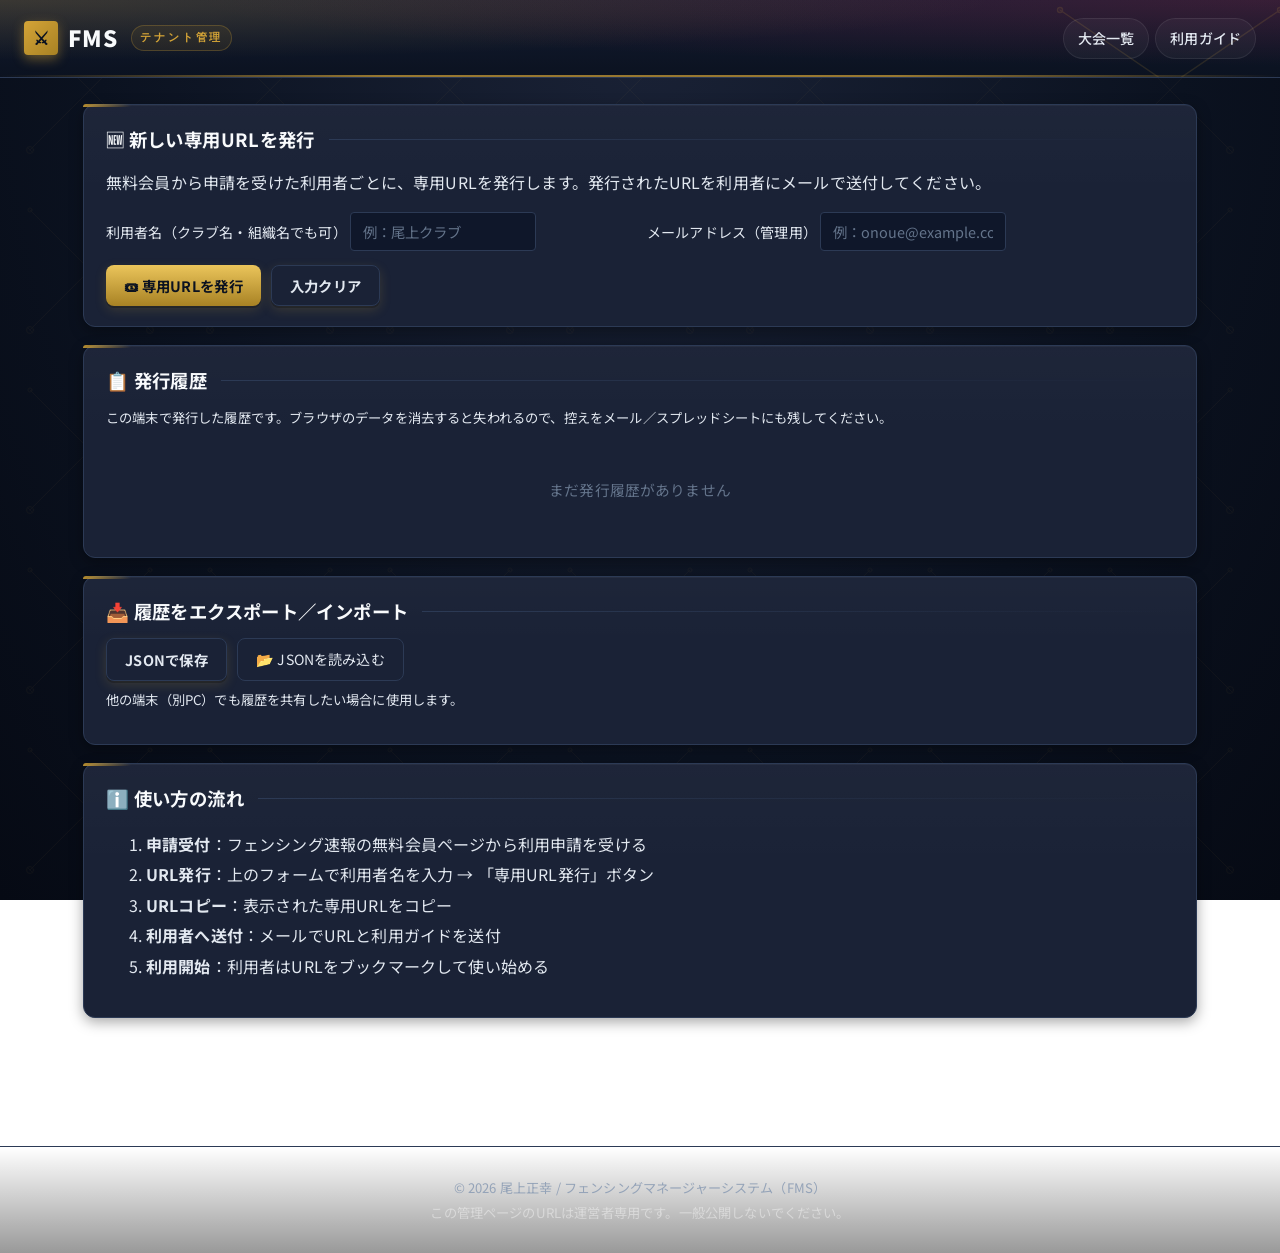
<file: admin-tenants.html>
<!DOCTYPE html>
<html lang="ja">
<head>
  <meta charset="UTF-8" />
  <meta name="viewport" content="width=device-width, initial-scale=1.0" />
  <title>テナント発行 - FMS 管理</title>
  <link rel="stylesheet" href="css/style.css" />
</head>
<body>
  <header class="site-header">
    <h1>
      <span class="brand-mark">⚔</span>
      FMS
      <span class="brand-tag">テナント管理</span>
    </h1>
    <nav>
      <a href="index.html">大会一覧</a>
      <a href="user-guide.html">利用ガイド</a>
    </nav>
  </header>

  <main>
    <div class="card">
      <h2>🆕 新しい専用URLを発行</h2>
      <p>無料会員から申請を受けた利用者ごとに、専用URLを発行します。発行されたURLを利用者にメールで送付してください。</p>
      <div style="display:grid;grid-template-columns:1fr 1fr;gap:14px;margin-top:14px">
        <label>
          利用者名（クラブ名・組織名でも可）
          <input type="text" id="tenantName" placeholder="例：尾上クラブ" />
        </label>
        <label>
          メールアドレス（管理用）
          <input type="email" id="tenantEmail" placeholder="例：onoue@example.com" />
        </label>
      </div>
      <div style="margin-top:14px;display:flex;gap:10px;flex-wrap:wrap">
        <button id="btnGenerate">🎟 専用URLを発行</button>
        <button class="secondary" id="btnClear">入力クリア</button>
      </div>
      <div id="generatedResult" style="display:none;margin-top:18px"></div>
    </div>

    <div class="card">
      <h2>📋 発行履歴</h2>
      <p class="hint">この端末で発行した履歴です。ブラウザのデータを消去すると失われるので、控えをメール／スプレッドシートにも残してください。</p>
      <div id="tenantList" class="empty-state">まだ発行履歴がありません</div>
    </div>

    <div class="card">
      <h2>📥 履歴をエクスポート／インポート</h2>
      <div style="display:flex;gap:10px;flex-wrap:wrap">
        <button class="secondary" id="btnExport">JSONで保存</button>
        <label class="secondary" style="display:inline-flex;align-items:center;padding:9px 18px;border:1px solid var(--border);border-radius:8px;cursor:pointer;color:var(--text)">
          📂 JSONを読み込む
          <input type="file" id="fileImport" accept=".json" style="display:none">
        </label>
      </div>
      <p class="hint" style="margin-top:8px">他の端末（別PC）でも履歴を共有したい場合に使用します。</p>
    </div>

    <div class="card">
      <h2>ℹ️ 使い方の流れ</h2>
      <ol style="line-height:1.9">
        <li><strong>申請受付</strong>：フェンシング速報の無料会員ページから利用申請を受ける</li>
        <li><strong>URL発行</strong>：上のフォームで利用者名を入力 → 「専用URL発行」ボタン</li>
        <li><strong>URLコピー</strong>：表示された専用URLをコピー</li>
        <li><strong>利用者へ送付</strong>：メールでURLと利用ガイドを送付</li>
        <li><strong>利用開始</strong>：利用者はURLをブックマークして使い始める</li>
      </ol>
    </div>
  </main>

  <footer class="site-footer">
    <p>© 2026 尾上正幸 / フェンシングマネージャーシステム（FMS）</p>
    <p class="hint">この管理ページのURLは運営者専用です。一般公開しないでください。</p>
  </footer>

  <script src="js/tenant.js"></script>
  <script>
    const TENANT_LIST_KEY = 'fmm_tenant_list';

    function getList() {
      try { return JSON.parse(localStorage.getItem(TENANT_LIST_KEY) || '[]'); }
      catch (e) { return []; }
    }
    function saveList(list) {
      localStorage.setItem(TENANT_LIST_KEY, JSON.stringify(list));
    }
    function escapeHtml(s) {
      return String(s == null ? '' : s).replace(/[&<>"']/g, c => ({'&':'&amp;','<':'&lt;','>':'&gt;','"':'&quot;',"'":'&#39;'}[c]));
    }
    function fmtDate(ts) {
      const d = new Date(ts);
      const pad = (n) => String(n).padStart(2, '0');
      return d.getFullYear() + '-' + pad(d.getMonth()+1) + '-' + pad(d.getDate()) + ' ' + pad(d.getHours()) + ':' + pad(d.getMinutes());
    }

    function renderResult(record) {
      const url = window.FMSTenant.buildShareUrl(record.id, 'index.html');
      const adminUrl = window.FMSTenant.buildShareUrl(record.id, 'admin.html');
      const viewerUrl = window.FMSTenant.buildShareUrl(record.id, 'viewer.html');
      const html = `
        <div style="background:rgba(212,164,55,0.10);border:1px solid rgba(212,164,55,0.4);border-radius:8px;padding:16px">
          <h3 style="margin-top:0;color:#EBC55B">✅ 専用URLを発行しました</h3>
          <p><strong>利用者名：</strong>${escapeHtml(record.name)}</p>
          <p><strong>メール：</strong>${escapeHtml(record.email || '-')}</p>
          <p><strong>テナントID：</strong><code style="background:rgba(0,0,0,0.3);padding:2px 8px;border-radius:4px">${escapeHtml(record.id)}</code></p>

          <div style="margin-top:14px">
            <strong>専用URL（利用者へ送付）：</strong>
            <div style="display:flex;gap:8px;margin-top:6px">
              <input type="text" id="copyUrl" value="${escapeHtml(url)}" readonly style="flex:1">
              <button class="small" onclick="copyToClipboard('${url.replace(/'/g, "\\'")}', this)">📋 コピー</button>
            </div>
            <p class="hint" style="margin-top:8px">このURLをメールで利用者に送付してください。</p>
          </div>

          <details style="margin-top:14px">
            <summary style="cursor:pointer;color:#EBC55B">運営用URL（観戦用URLを直接送りたい場合）</summary>
            <div style="margin-top:8px">
              <p style="margin:6px 0"><small>管理ページ：</small><br><code style="font-size:0.8rem;word-break:break-all;background:rgba(0,0,0,0.3);padding:4px 8px;border-radius:4px;display:inline-block">${escapeHtml(adminUrl)}</code></p>
              <p style="margin:6px 0"><small>観戦ページ：</small><br><code style="font-size:0.8rem;word-break:break-all;background:rgba(0,0,0,0.3);padding:4px 8px;border-radius:4px;display:inline-block">${escapeHtml(viewerUrl)}</code></p>
            </div>
          </details>

          <div style="margin-top:14px;padding:12px;background:rgba(255,255,255,0.04);border-radius:6px">
            <strong>📧 メール文面サンプル：</strong>
            <textarea readonly style="width:100%;min-height:200px;margin-top:6px;font-size:0.85rem">
${record.name} 様

このたびは「フェンシングマネージャーシステム（FMS）」の利用申請、ありがとうございます。
専用URLを以下に発行いたしました。

【専用URL】
${url}

このURLは ${escapeHtml(record.name)} 様の専用ページにアクセスする鍵です。
他の利用者からは見えませんので、安心してご利用いただけます。

URLをブックマークしてご利用ください。
利用ガイドは「フェンシング速報」内に掲載しております。

何かご不明な点がございましたら、お気軽にお問い合わせください。

──────────────────
フェンシング速報　運営事務局
            </textarea>
            <button class="small secondary" onclick="copyEmailText()">📋 メール本文をコピー</button>
          </div>
        </div>
      `;
      document.getElementById('generatedResult').innerHTML = html;
      document.getElementById('generatedResult').style.display = 'block';
      // メール本文コピー用に保持
      window._latestEmailUrl = url;
      window._latestEmailName = record.name;
    }

    function copyToClipboard(text, btn) {
      navigator.clipboard.writeText(text).then(() => {
        const orig = btn.textContent;
        btn.textContent = '✓ コピー済';
        setTimeout(() => { btn.textContent = orig; }, 1500);
      }).catch(() => alert('コピーに失敗しました。手動で選択してください。'));
    }

    function copyEmailText() {
      const text = `${window._latestEmailName} 様

このたびは「フェンシングマネージャーシステム（FMS）」の利用申請、ありがとうございます。
専用URLを以下に発行いたしました。

【専用URL】
${window._latestEmailUrl}

このURLは ${window._latestEmailName} 様の専用ページにアクセスする鍵です。
他の利用者からは見えませんので、安心してご利用いただけます。

URLをブックマークしてご利用ください。
利用ガイドは「フェンシング速報」内に掲載しております。

何かご不明な点がございましたら、お気軽にお問い合わせください。

──────────────────
フェンシング速報　運営事務局`;
      navigator.clipboard.writeText(text).then(() => alert('メール本文をコピーしました')).catch(() => alert('コピーに失敗'));
    }

    function renderList() {
      const list = getList().sort((a, b) => b.createdAt - a.createdAt);
      const container = document.getElementById('tenantList');
      if (list.length === 0) {
        container.className = 'empty-state';
        container.innerHTML = 'まだ発行履歴がありません';
        return;
      }
      container.className = '';
      container.innerHTML = `
        <table>
          <thead>
            <tr>
              <th>発行日時</th><th>利用者名</th><th>メール</th><th>テナントID</th><th>操作</th>
            </tr>
          </thead>
          <tbody>
            ${list.map(r => `
              <tr>
                <td>${escapeHtml(fmtDate(r.createdAt))}</td>
                <td>${escapeHtml(r.name)}</td>
                <td>${escapeHtml(r.email || '-')}</td>
                <td><code style="font-size:0.75rem">${escapeHtml(r.id.slice(0, 16))}…</code></td>
                <td>
                  <button class="small" onclick="reShow('${r.id}')">再表示</button>
                  <button class="small secondary" onclick="delTenant('${r.id}')">削除</button>
                </td>
              </tr>
            `).join('')}
          </tbody>
        </table>
      `;
    }

    function reShow(id) {
      const r = getList().find(x => x.id === id);
      if (r) {
        renderResult(r);
        window.FMSTenant.setName(r.id, r.name);
        window.scrollTo({ top: 0, behavior: 'smooth' });
      }
    }
    function delTenant(id) {
      if (!confirm('この履歴を削除しますか？\n※利用者の専用URLそのものは無効化されません。利用者のデータは Firebase 上に残ります。\n履歴上の管理から消えるだけです。')) return;
      const list = getList().filter(r => r.id !== id);
      saveList(list);
      renderList();
    }

    document.getElementById('btnGenerate').addEventListener('click', () => {
      const name = document.getElementById('tenantName').value.trim();
      const email = document.getElementById('tenantEmail').value.trim();
      if (!name) { alert('利用者名を入力してください'); return; }
      const id = window.FMSTenant.generateId();
      const record = { id, name, email, createdAt: Date.now() };
      const list = getList();
      list.push(record);
      saveList(list);
      window.FMSTenant.setName(id, name);
      renderResult(record);
      renderList();
      document.getElementById('tenantName').value = '';
      document.getElementById('tenantEmail').value = '';
    });

    document.getElementById('btnClear').addEventListener('click', () => {
      document.getElementById('tenantName').value = '';
      document.getElementById('tenantEmail').value = '';
      document.getElementById('generatedResult').style.display = 'none';
    });

    document.getElementById('btnExport').addEventListener('click', () => {
      const list = getList();
      const blob = new Blob([JSON.stringify(list, null, 2)], { type: 'application/json' });
      const url = URL.createObjectURL(blob);
      const a = document.createElement('a');
      a.href = url;
      a.download = 'fms-tenants-' + new Date().toISOString().slice(0, 10) + '.json';
      a.click();
      URL.revokeObjectURL(url);
    });

    document.getElementById('fileImport').addEventListener('change', (e) => {
      const file = e.target.files[0];
      if (!file) return;
      const reader = new FileReader();
      reader.onload = (ev) => {
        try {
          const data = JSON.parse(ev.target.result);
          if (!Array.isArray(data)) throw new Error('配列ではありません');
          const existing = getList();
          const merged = [...existing];
          data.forEach(r => {
            if (!merged.find(x => x.id === r.id)) {
              merged.push(r);
              if (r.name) window.FMSTenant.setName(r.id, r.name);
            }
          });
          saveList(merged);
          renderList();
          alert(`${data.length}件のうち${merged.length - existing.length}件をインポートしました`);
        } catch (err) {
          alert('読み込みに失敗：' + err.message);
        }
      };
      reader.readAsText(file);
    });

    renderList();
  </script>
</body>
</html>
</file>
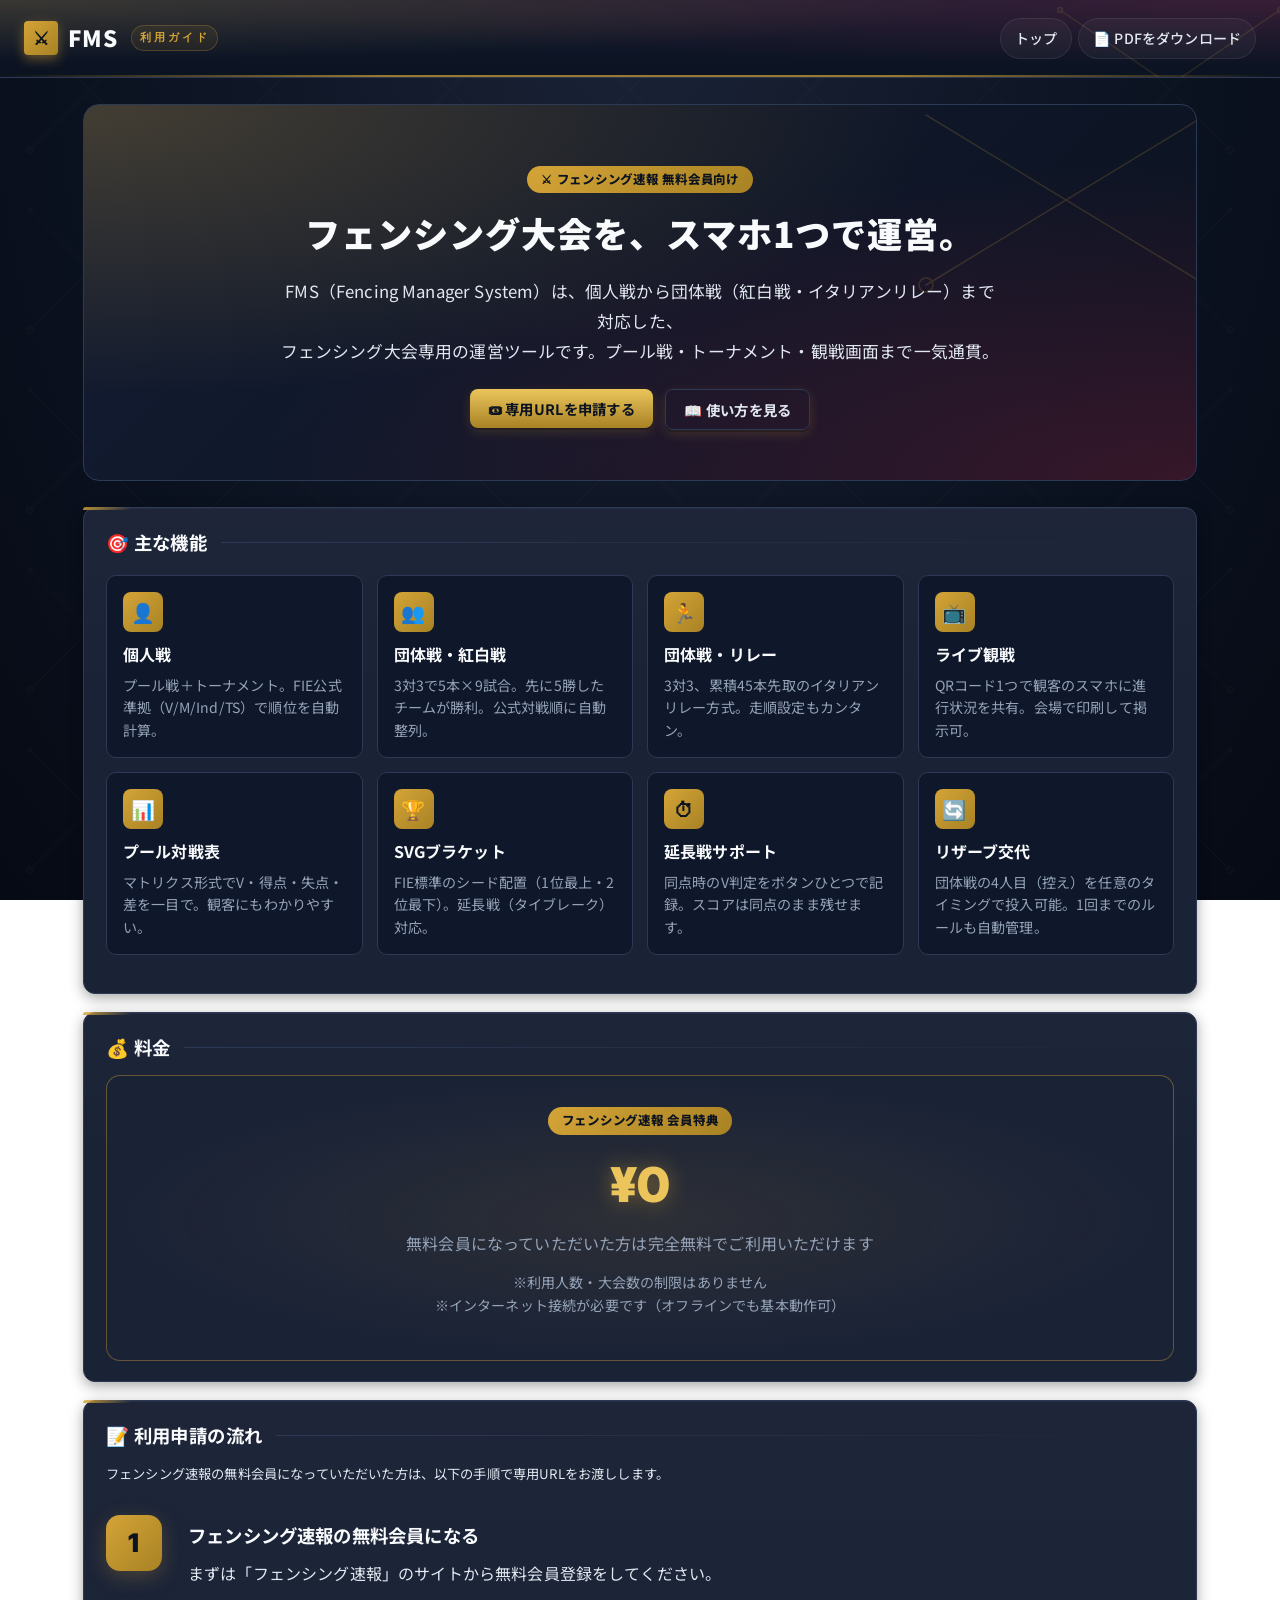
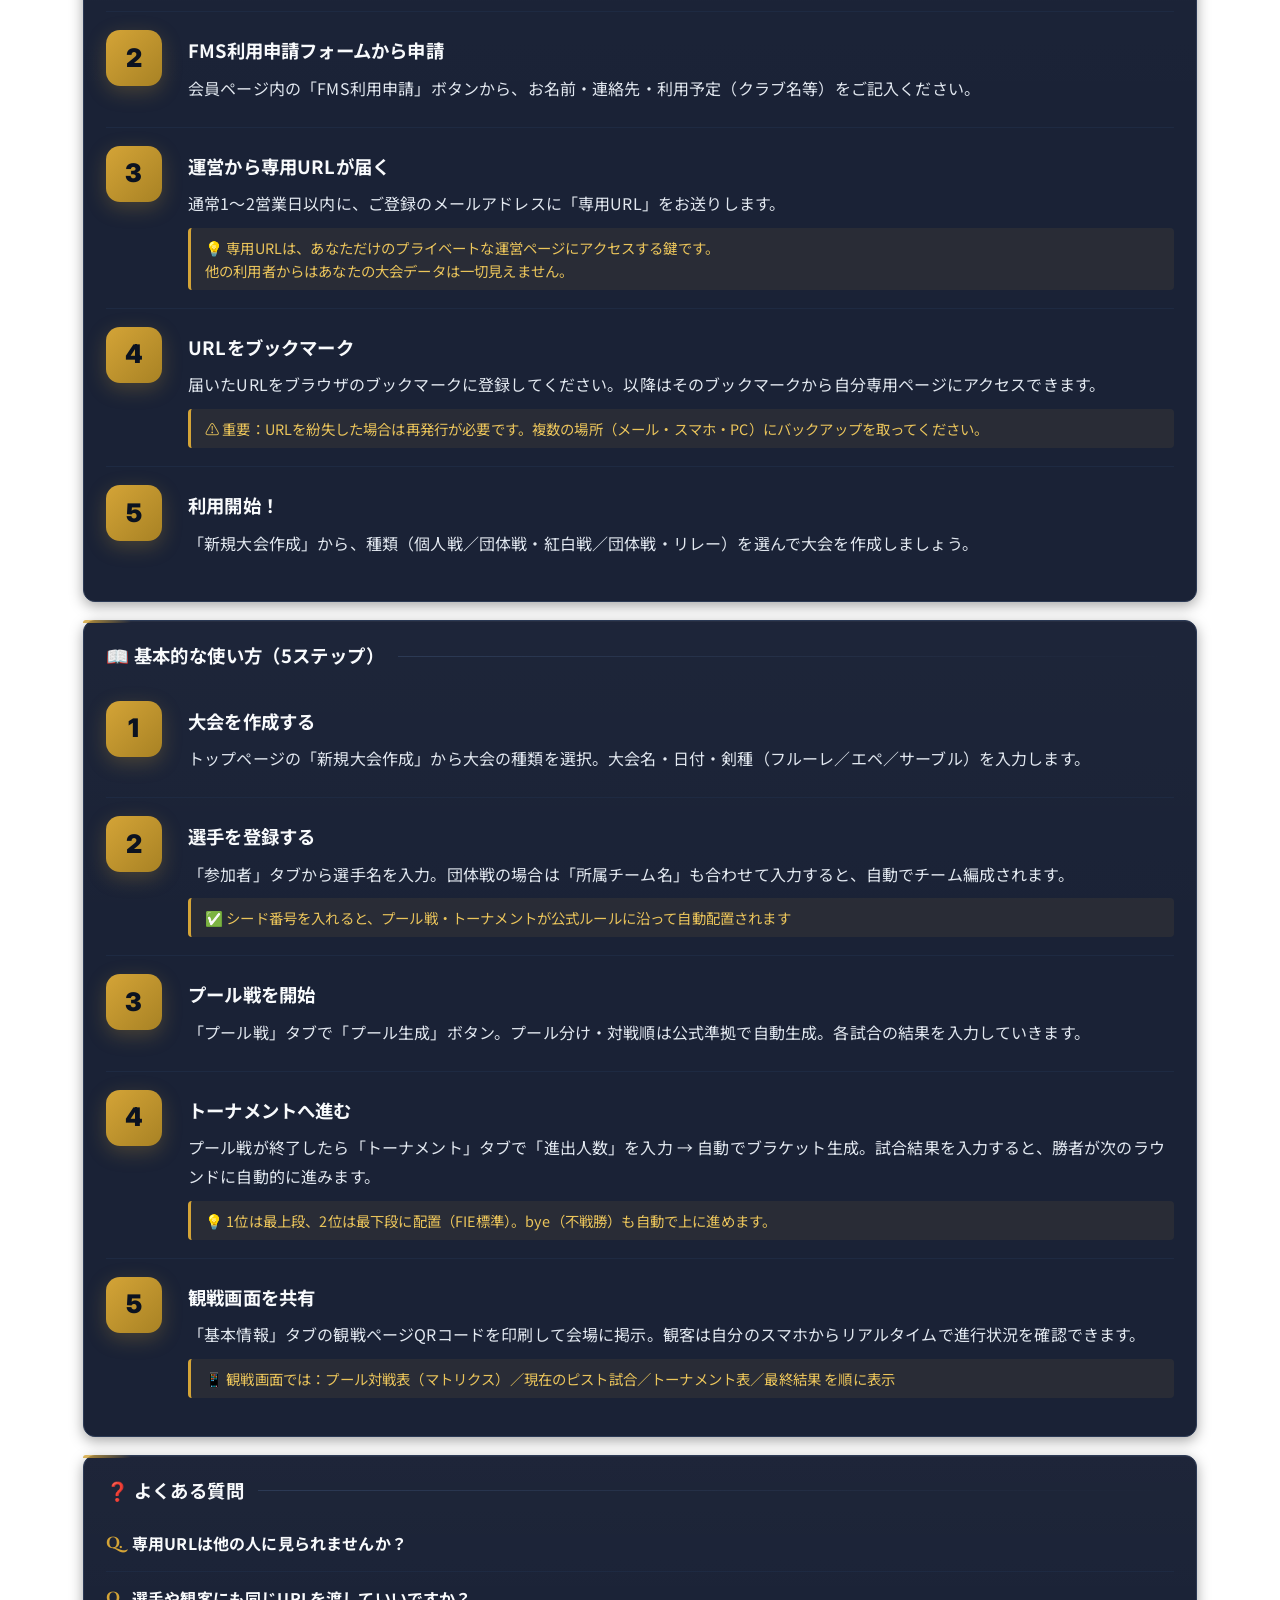
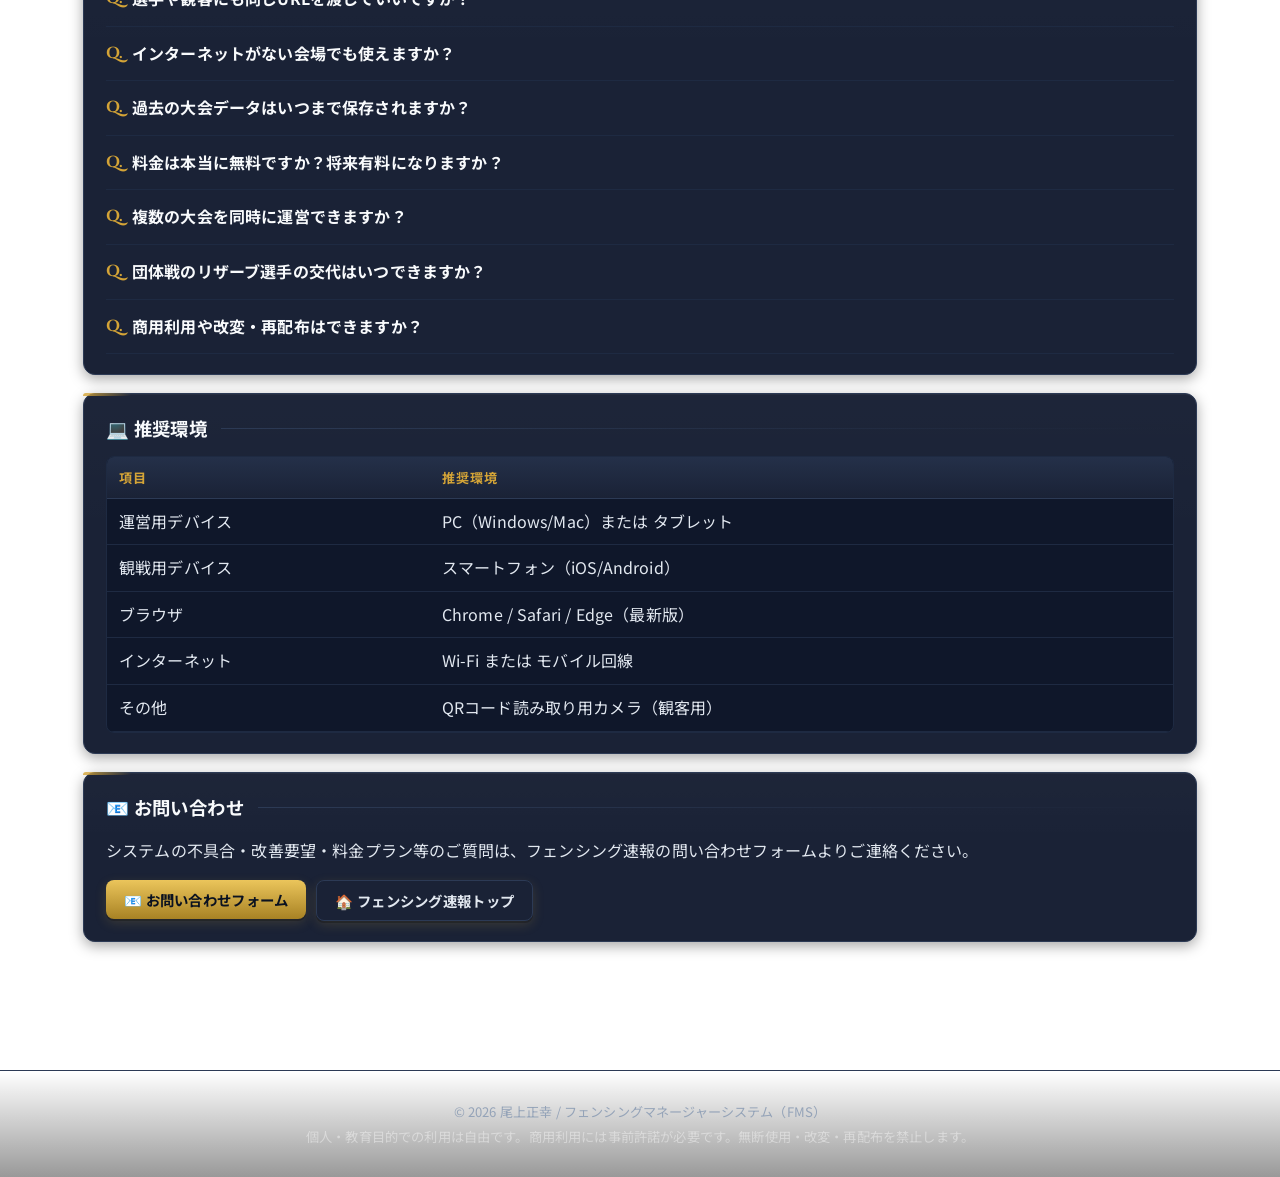
<file: user-guide.html>
<!DOCTYPE html>
<html lang="ja">
<head>
  <meta charset="UTF-8" />
  <meta name="viewport" content="width=device-width, initial-scale=1.0" />
  <title>利用ガイド - FMS フェンシングマネージャーシステム</title>
  <meta name="description" content="フェンシング大会の運営をスマホ・PCから簡単に管理できるFMSの使い方ガイド" />
  <link rel="stylesheet" href="css/style.css" />
  <style>
    .guide-hero {
      background:
        radial-gradient(ellipse at left top, rgba(212,164,55,0.25), transparent 55%),
        radial-gradient(ellipse at right bottom, rgba(224,41,76,0.20), transparent 60%),
        linear-gradient(135deg, #131C32 0%, #0B1220 100%);
      padding: 60px 30px 50px;
      text-align: center;
      border-radius: 16px;
      margin-bottom: 26px;
      border: 1px solid var(--border);
      position: relative;
      overflow: hidden;
    }
    .guide-hero::before {
      content: '';
      position: absolute;
      right: -50px; top: -20px;
      width: 360px; height: 240px;
      background-image: url("data:image/svg+xml;utf8,<svg xmlns='http://www.w3.org/2000/svg' viewBox='0 0 360 240'><g fill='none' stroke='%23D4A437' stroke-width='1.5' opacity='0.18' stroke-linecap='round'><line x1='40' y1='200' x2='320' y2='30'/><line x1='40' y1='30' x2='320' y2='200'/><circle cx='40' cy='200' r='7'/><circle cx='320' cy='200' r='7'/></g></svg>");
      background-repeat: no-repeat;
      pointer-events: none;
    }
    .guide-hero h1 {
      font-size: 2.2rem;
      font-weight: 900;
      color: var(--white);
      margin: 0 0 14px;
      letter-spacing: 0.03em;
      position: relative;
      z-index: 1;
    }
    .guide-hero .lead {
      font-size: 1.05rem;
      color: var(--text);
      max-width: 720px;
      margin: 0 auto 22px;
      line-height: 1.8;
      position: relative;
      z-index: 1;
    }
    .guide-hero .cta {
      display: inline-flex;
      gap: 12px;
      flex-wrap: wrap;
      justify-content: center;
      position: relative;
      z-index: 1;
    }

    .feature-grid {
      display: grid;
      grid-template-columns: repeat(auto-fit, minmax(220px, 1fr));
      gap: 14px;
      margin: 18px 0;
    }
    .feature-item {
      background: var(--navy-800);
      border: 1px solid var(--border);
      border-radius: 10px;
      padding: 16px;
      position: relative;
    }
    .feature-item .icon {
      display: inline-flex;
      align-items: center;
      justify-content: center;
      width: 40px; height: 40px;
      border-radius: 8px;
      background: linear-gradient(135deg, var(--gold), var(--gold-dark));
      color: var(--navy-900);
      font-size: 1.2rem;
      margin-bottom: 10px;
      font-weight: 900;
    }
    .feature-item h4 { margin: 0 0 6px; color: var(--white); font-size: 1rem; }
    .feature-item p { margin: 0; color: var(--text-dim); font-size: 0.88rem; line-height: 1.6; }

    .step {
      display: grid;
      grid-template-columns: 64px 1fr;
      gap: 18px;
      padding: 18px 0;
      border-bottom: 1px solid var(--border-soft);
      align-items: start;
    }
    .step:last-child { border-bottom: none; }
    .step-num {
      width: 56px; height: 56px;
      border-radius: 14px;
      background: linear-gradient(135deg, var(--gold), var(--gold-dark));
      color: var(--navy-900);
      display: flex;
      align-items: center;
      justify-content: center;
      font-size: 1.6rem;
      font-weight: 900;
      font-family: 'Inter', sans-serif;
      box-shadow: 0 6px 20px rgba(212,164,55,0.25);
    }
    .step-body h3 { margin: 6px 0 8px; color: var(--white); font-size: 1.15rem; }
    .step-body p { margin: 0 0 6px; color: var(--text); line-height: 1.8; }
    .step-body .hint-box {
      background: rgba(212,164,55,0.08);
      border-left: 3px solid var(--gold);
      padding: 8px 14px;
      margin-top: 10px;
      border-radius: 4px;
      color: var(--gold-light);
      font-size: 0.9rem;
    }

    .faq-item {
      border-bottom: 1px solid var(--border-soft);
      padding: 14px 0;
    }
    .faq-item summary {
      cursor: pointer;
      color: var(--white);
      font-weight: 700;
      font-size: 1rem;
      padding-left: 26px;
      position: relative;
      list-style: none;
    }
    .faq-item summary::-webkit-details-marker { display: none; }
    .faq-item summary::before {
      content: 'Q.';
      position: absolute;
      left: 0;
      color: var(--gold);
      font-family: 'Cinzel', serif;
      font-weight: 700;
    }
    .faq-item[open] summary { color: var(--gold-light); }
    .faq-item .answer {
      padding: 12px 0 0 26px;
      color: var(--text);
      line-height: 1.8;
      font-size: 0.95rem;
      position: relative;
    }
    .faq-item .answer::before {
      content: 'A.';
      position: absolute;
      left: 0;
      color: var(--text-mute);
      font-family: 'Cinzel', serif;
      font-weight: 700;
    }

    .ribbon {
      display: inline-block;
      background: linear-gradient(135deg, var(--gold), var(--gold-dark));
      color: var(--navy-900);
      padding: 4px 14px;
      border-radius: 999px;
      font-size: 0.78rem;
      font-weight: 800;
      letter-spacing: 0.06em;
      margin-bottom: 12px;
    }

    .price-card {
      background:
        radial-gradient(ellipse at center, rgba(212,164,55,0.10), transparent 70%),
        var(--navy-700);
      border: 1px solid rgba(212,164,55,0.4);
      padding: 30px 24px;
      border-radius: 14px;
      text-align: center;
    }
    .price-card .free {
      font-size: 3rem;
      font-weight: 900;
      color: var(--gold-light);
      font-family: 'Inter', sans-serif;
      text-shadow: 0 0 20px var(--gold-glow);
    }

    @media print {
      body { background: white !important; color: #111 !important; }
      header, footer, .cta, nav { display: none !important; }
      .card, .guide-hero { background: white !important; border: 1px solid #ccc !important; color: #111 !important; box-shadow: none !important; }
      .card h2, .step-body h3, .guide-hero h1 { color: #111 !important; }
    }
  </style>
</head>
<body>
  <header class="site-header">
    <h1>
      <span class="brand-mark">⚔</span>
      FMS
      <span class="brand-tag">利用ガイド</span>
    </h1>
    <nav>
      <a href="index.html">トップ</a>
      <a href="user-guide.pdf" download>📄 PDFをダウンロード</a>
    </nav>
  </header>

  <main>
    <!-- ヒーロー -->
    <section class="guide-hero">
      <div class="ribbon">⚔ フェンシング速報 無料会員向け</div>
      <h1>フェンシング大会を、スマホ1つで運営。</h1>
      <p class="lead">
        FMS（Fencing Manager System）は、個人戦から団体戦（紅白戦・イタリアンリレー）まで対応した、<br>
        フェンシング大会専用の運営ツールです。プール戦・トーナメント・観戦画面まで一気通貫。
      </p>
      <div class="cta">
        <a href="#apply"><button>🎟 専用URLを申請する</button></a>
        <a href="#how-to"><button class="secondary">📖 使い方を見る</button></a>
      </div>
    </section>

    <!-- 主な機能 -->
    <div class="card">
      <h2>🎯 主な機能</h2>
      <div class="feature-grid">
        <div class="feature-item">
          <div class="icon">👤</div>
          <h4>個人戦</h4>
          <p>プール戦＋トーナメント。FIE公式準拠（V/M/Ind/TS）で順位を自動計算。</p>
        </div>
        <div class="feature-item">
          <div class="icon">👥</div>
          <h4>団体戦・紅白戦</h4>
          <p>3対3で5本×9試合。先に5勝したチームが勝利。公式対戦順に自動整列。</p>
        </div>
        <div class="feature-item">
          <div class="icon">🏃</div>
          <h4>団体戦・リレー</h4>
          <p>3対3、累積45本先取のイタリアンリレー方式。走順設定もカンタン。</p>
        </div>
        <div class="feature-item">
          <div class="icon">📺</div>
          <h4>ライブ観戦</h4>
          <p>QRコード1つで観客のスマホに進行状況を共有。会場で印刷して掲示可。</p>
        </div>
        <div class="feature-item">
          <div class="icon">📊</div>
          <h4>プール対戦表</h4>
          <p>マトリクス形式でV・得点・失点・差を一目で。観客にもわかりやすい。</p>
        </div>
        <div class="feature-item">
          <div class="icon">🏆</div>
          <h4>SVGブラケット</h4>
          <p>FIE標準のシード配置（1位最上・2位最下）。延長戦（タイブレーク）対応。</p>
        </div>
        <div class="feature-item">
          <div class="icon">⏱</div>
          <h4>延長戦サポート</h4>
          <p>同点時のV判定をボタンひとつで記録。スコアは同点のまま残せます。</p>
        </div>
        <div class="feature-item">
          <div class="icon">🔄</div>
          <h4>リザーブ交代</h4>
          <p>団体戦の4人目（控え）を任意のタイミングで投入可能。1回までのルールも自動管理。</p>
        </div>
      </div>
    </div>

    <!-- 料金 -->
    <div class="card">
      <h2>💰 料金</h2>
      <div class="price-card">
        <div class="ribbon">フェンシング速報 会員特典</div>
        <div class="free">¥0</div>
        <p style="margin: 8px 0 0; color: var(--text-dim)">無料会員になっていただいた方は完全無料でご利用いただけます</p>
        <p style="margin-top: 14px; font-size: 0.88rem; color: var(--text-dim)">
          ※利用人数・大会数の制限はありません<br>
          ※インターネット接続が必要です（オフラインでも基本動作可）
        </p>
      </div>
    </div>

    <!-- 申請の流れ -->
    <div class="card" id="apply">
      <h2>📝 利用申請の流れ</h2>
      <p class="hint">フェンシング速報の無料会員になっていただいた方は、以下の手順で専用URLをお渡しします。</p>

      <div class="step">
        <div class="step-num">1</div>
        <div class="step-body">
          <h3>フェンシング速報の無料会員になる</h3>
          <p>まずは「フェンシング速報」のサイトから無料会員登録をしてください。</p>
        </div>
      </div>

      <div class="step">
        <div class="step-num">2</div>
        <div class="step-body">
          <h3>FMS利用申請フォームから申請</h3>
          <p>会員ページ内の「FMS利用申請」ボタンから、お名前・連絡先・利用予定（クラブ名等）をご記入ください。</p>
        </div>
      </div>

      <div class="step">
        <div class="step-num">3</div>
        <div class="step-body">
          <h3>運営から専用URLが届く</h3>
          <p>通常1〜2営業日以内に、ご登録のメールアドレスに「専用URL」をお送りします。</p>
          <div class="hint-box">
            💡 専用URLは、あなただけのプライベートな運営ページにアクセスする鍵です。<br>
            他の利用者からはあなたの大会データは一切見えません。
          </div>
        </div>
      </div>

      <div class="step">
        <div class="step-num">4</div>
        <div class="step-body">
          <h3>URLをブックマーク</h3>
          <p>届いたURLをブラウザのブックマークに登録してください。以降はそのブックマークから自分専用ページにアクセスできます。</p>
          <div class="hint-box">
            ⚠️ 重要：URLを紛失した場合は再発行が必要です。複数の場所（メール・スマホ・PC）にバックアップを取ってください。
          </div>
        </div>
      </div>

      <div class="step">
        <div class="step-num">5</div>
        <div class="step-body">
          <h3>利用開始！</h3>
          <p>「新規大会作成」から、種類（個人戦／団体戦・紅白戦／団体戦・リレー）を選んで大会を作成しましょう。</p>
        </div>
      </div>
    </div>

    <!-- 使い方 -->
    <div class="card" id="how-to">
      <h2>📖 基本的な使い方（5ステップ）</h2>

      <div class="step">
        <div class="step-num">1</div>
        <div class="step-body">
          <h3>大会を作成する</h3>
          <p>トップページの「新規大会作成」から大会の種類を選択。大会名・日付・剣種（フルーレ／エペ／サーブル）を入力します。</p>
        </div>
      </div>

      <div class="step">
        <div class="step-num">2</div>
        <div class="step-body">
          <h3>選手を登録する</h3>
          <p>「参加者」タブから選手名を入力。団体戦の場合は「所属チーム名」も合わせて入力すると、自動でチーム編成されます。</p>
          <div class="hint-box">
            ✅ シード番号を入れると、プール戦・トーナメントが公式ルールに沿って自動配置されます
          </div>
        </div>
      </div>

      <div class="step">
        <div class="step-num">3</div>
        <div class="step-body">
          <h3>プール戦を開始</h3>
          <p>「プール戦」タブで「プール生成」ボタン。プール分け・対戦順は公式準拠で自動生成。各試合の結果を入力していきます。</p>
        </div>
      </div>

      <div class="step">
        <div class="step-num">4</div>
        <div class="step-body">
          <h3>トーナメントへ進む</h3>
          <p>プール戦が終了したら「トーナメント」タブで「進出人数」を入力 → 自動でブラケット生成。試合結果を入力すると、勝者が次のラウンドに自動的に進みます。</p>
          <div class="hint-box">
            💡 1位は最上段、2位は最下段に配置（FIE標準）。bye（不戦勝）も自動で上に進めます。
          </div>
        </div>
      </div>

      <div class="step">
        <div class="step-num">5</div>
        <div class="step-body">
          <h3>観戦画面を共有</h3>
          <p>「基本情報」タブの観戦ページQRコードを印刷して会場に掲示。観客は自分のスマホからリアルタイムで進行状況を確認できます。</p>
          <div class="hint-box">
            📱 観戦画面では：プール対戦表（マトリクス）／現在のピスト試合／トーナメント表／最終結果 を順に表示
          </div>
        </div>
      </div>
    </div>

    <!-- FAQ -->
    <div class="card">
      <h2>❓ よくある質問</h2>

      <details class="faq-item">
        <summary>専用URLは他の人に見られませんか？</summary>
        <div class="answer">
          専用URLは128ビットの乱数（推測不可能）で生成されており、URLを知っている方のみアクセスできます。
          他の利用者のURLとは完全に別のデータ保存先になっているため、相互に見えることはありません。
          ただし、URLが第三者に漏れると同じデータにアクセスされる可能性があるため、メール転送やSNS投稿には十分ご注意ください。
        </div>
      </details>

      <details class="faq-item">
        <summary>選手や観客にも同じURLを渡していいですか？</summary>
        <div class="answer">
          はい、観戦用URL（「viewer.html」が含まれるURL）を共有しても問題ありません。
          観戦ページからは試合データの編集はできませんので、安心して観客や選手に配布できます。
          QRコード生成機能を使えば、会場での共有も簡単です。
        </div>
      </details>

      <details class="faq-item">
        <summary>インターネットがない会場でも使えますか？</summary>
        <div class="answer">
          基本機能はオフラインでも動作します（運営PCに保存）。
          ただし、観客が別のスマホからリアルタイムで観戦するには、運営PCもネットに繋がっている必要があります。
          会場のWi-Fiが不安定な場合は、スマホのテザリングをご検討ください。
        </div>
      </details>

      <details class="faq-item">
        <summary>過去の大会データはいつまで保存されますか？</summary>
        <div class="answer">
          現状は保存期限を設けていません。お使いの運営PCのブラウザ内（localStorage）とクラウド（Firebase）の両方に保存されます。
          ただし、データの長期保存を保証するものではありません。重要な記録は定期的に「バックアップ書き出し」機能でJSON形式に保存することをお勧めします。
        </div>
      </details>

      <details class="faq-item">
        <summary>料金は本当に無料ですか？将来有料になりますか？</summary>
        <div class="answer">
          フェンシング速報の無料会員でいる限り、FMSの基本機能は無料です。
          将来的に有料プラン（大規模大会向けの追加機能など）を提供する可能性はありますが、現在ご提供している機能を有料化する予定はありません。
        </div>
      </details>

      <details class="faq-item">
        <summary>複数の大会を同時に運営できますか？</summary>
        <div class="answer">
          はい、専用URL内では何個でも大会を作成・管理できます。
          トップページの「大会一覧」に過去・現在の大会が一覧表示されます。
        </div>
      </details>

      <details class="faq-item">
        <summary>団体戦のリザーブ選手の交代はいつできますか？</summary>
        <div class="answer">
          試合途中の任意のタイミングで、運営画面から「リザーブ投入」ボタンで交代可能です。
          ただしFIEルールに基づき、1チームあたり1試合中1回までです。
          交代された選手は以降の試合に出場できません。
        </div>
      </details>

      <details class="faq-item">
        <summary>商用利用や改変・再配布はできますか？</summary>
        <div class="answer">
          個人・教育目的での利用は自由ですが、商用利用には事前許諾が必要です。
          無断使用・改変・再配布は禁止されています。詳しくは利用規約をご確認ください。
        </div>
      </details>
    </div>

    <!-- 推奨環境 -->
    <div class="card">
      <h2>💻 推奨環境</h2>
      <table>
        <thead>
          <tr><th>項目</th><th>推奨環境</th></tr>
        </thead>
        <tbody>
          <tr><td>運営用デバイス</td><td>PC（Windows/Mac）または タブレット</td></tr>
          <tr><td>観戦用デバイス</td><td>スマートフォン（iOS/Android）</td></tr>
          <tr><td>ブラウザ</td><td>Chrome / Safari / Edge（最新版）</td></tr>
          <tr><td>インターネット</td><td>Wi-Fi または モバイル回線</td></tr>
          <tr><td>その他</td><td>QRコード読み取り用カメラ（観客用）</td></tr>
        </tbody>
      </table>
    </div>

    <!-- お問い合わせ -->
    <div class="card">
      <h2>📧 お問い合わせ</h2>
      <p>システムの不具合・改善要望・料金プラン等のご質問は、フェンシング速報の問い合わせフォームよりご連絡ください。</p>
      <div style="margin-top:14px;display:flex;gap:10px;flex-wrap:wrap">
        <a href="https://fencing-speedo.example.com/contact" target="_blank">
          <button>📧 お問い合わせフォーム</button>
        </a>
        <a href="https://fencing-speedo.example.com/" target="_blank">
          <button class="secondary">🏠 フェンシング速報トップ</button>
        </a>
      </div>
    </div>
  </main>

  <footer class="site-footer">
    <p>© 2026 尾上正幸 / フェンシングマネージャーシステム（FMS）</p>
    <p class="hint">個人・教育目的での利用は自由です。商用利用には事前許諾が必要です。無断使用・改変・再配布を禁止します。</p>
  </footer>
</body>
</html>
</file>
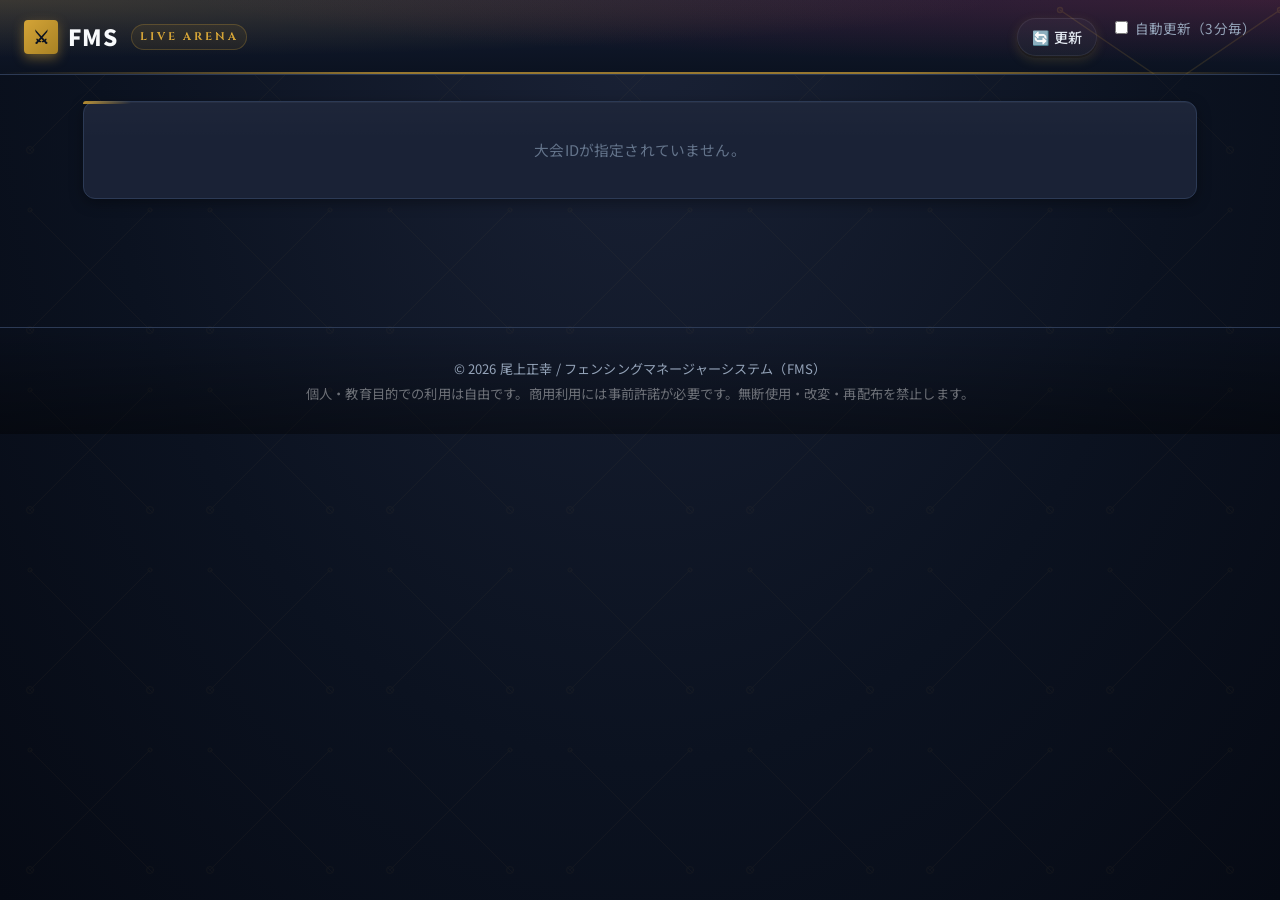
<file: viewer.html>
<!DOCTYPE html>
<html lang="ja">
<head>
  <meta charset="UTF-8" />
  <meta name="viewport" content="width=device-width, initial-scale=1.0" />
  <title>観戦ページ - フェンシングマネージャーシステム（FMS）</title>
  <link rel="stylesheet" href="css/style.css" />
</head>
<body>
  <header class="site-header">
    <h1>
      <span class="brand-mark">⚔</span>
      FMS
      <span class="brand-tag">Live Arena</span>
    </h1>
    <nav>
      <button id="btnReload" class="small">🔄 更新</button>
      <label class="auto-reload-label" style="font-size:0.85rem;margin-left:8px;color:var(--text-dim)">
        <input type="checkbox" id="chkAutoReload"> 自動更新（3分毎）
      </label>
    </nav>
  </header>

  <main>
    <div id="statusBar" class="status-bar">読み込み中…</div>
    <p class="hint" style="text-align:right;margin:4px 0 8px">最終更新：<span id="lastUpdated">-</span></p>

    <div class="card">
      <h2>📊 進行状況</h2>
      <div id="dashboard" class="empty-state">準備中</div>
    </div>

    <div class="card">
      <h2>🟢 ピスト別 現在の試合</h2>
      <div id="pisteView" class="empty-state">準備中</div>
    </div>

    <div class="card">
      <h2>📌 進行中の試合（全体）</h2>
      <div id="liveMatches" class="empty-state">準備中</div>
    </div>

    <div class="card">
      <h2>📊 プール対戦表（マトリクス）</h2>
      <p class="hint">縦＝自分／横＝相手。勝ち＝<span style="color:#b91c1c;font-weight:bold">V</span>（得点）、負け＝黒数字（取られ点）</p>
      <div id="poolMatrixView" class="empty-state">プール戦未開始</div>
    </div>

    <div class="card">
      <h2>📋 プール戦の全試合状況</h2>
      <p class="hint">各プールの全試合がリアルタイムで更新されます</p>
      <div id="poolMatchView" class="empty-state">プール戦未開始</div>
    </div>

    <div class="card">
      <h2>🥇 暫定順位（プール戦）</h2>
      <div id="overallRank" class="empty-state">プール戦未開始</div>
    </div>

    <div class="card" id="teamCard" style="display:none">
      <h2>👥 団体戦 進行状況</h2>
      <div id="teamView" class="empty-state">団体戦未開始</div>
    </div>

    <div class="card">
      <h2>🏆 トーナメント表</h2>
      <div id="tournamentView" class="tournament-bracket empty-state">トーナメント未開始</div>
    </div>

    <div class="card">
      <h2>🎯 最終結果</h2>
      <div id="finalResult" class="empty-state">未確定</div>
    </div>

    <div class="card">
      <h2>🔍 自分の次の試合を探す</h2>
      <div class="toolbar">
        <input type="text" id="searchName" placeholder="あなたの名前（部分一致）">
        <button id="btnSearch">検索</button>
      </div>
      <div id="searchResult"></div>
    </div>
  </main>

  <footer class="site-footer">
    <p>© 2026 尾上正幸 / フェンシングマネージャーシステム（FMS）</p>
    <p class="hint">個人・教育目的での利用は自由です。商用利用には事前許諾が必要です。無断使用・改変・再配布を禁止します。</p>
  </footer>

  <script src="js/firebase-config.js"></script>
  <script src="js/store.js"></script>
  <script src="js/ranking.js"></script>
  <script src="js/team.js"></script>
  <script src="js/tournament.js"></script>
  <script src="js/viewer.js"></script>
</body>
</html>
</file>
<file: css/style.css>
/* ==============================================================
   FMS - Fencing Manager System  |  Theme: Night Arena
   Palette: Deep Navy × Gold × Off-white
   ============================================================== */

@import url('https://fonts.googleapis.com/css2?family=Noto+Sans+JP:wght@400;500;700;900&family=Inter:wght@400;600;700;900&family=Cinzel:wght@600;700&display=swap');

:root {
  /* --- Brand Colors --- */
  --navy-900: #0B1220;
  --navy-800: #0F172A;
  --navy-700: #1A2236;
  --navy-600: #243049;
  --navy-500: #334155;
  --gold:        #D4A437;
  --gold-light:  #EBC55B;
  --gold-dark:   #A88224;
  --gold-glow:   rgba(212, 164, 55, 0.45);
  --red:         #E0294C;
  --red-dark:    #B01B3A;
  --red-glow:    rgba(224, 41, 76, 0.55);
  --success:     #22C55E;
  --warning:     #F59E0B;
  --white:       #F8FAFC;
  --text:        #E2E8F0;
  --text-dim:    #94A3B8;
  --text-mute:   #64748B;
  --border:      #2C3A55;
  --border-soft: #1E2A42;

  /* Compat aliases (so existing class names still work) */
  --color-primary:      var(--gold);
  --color-primary-dark: var(--gold-dark);
  --color-secondary:    var(--navy-800);
  --color-bg:           var(--navy-900);
  --color-card:         var(--navy-700);
  --color-border:       var(--border);
  --color-text:         var(--text);
  --color-muted:        var(--text-dim);
  --color-success:      var(--success);
  --color-warning:      var(--warning);

  /* --- Shadows --- */
  --shadow-card:   0 1px 0 rgba(255,255,255,0.04) inset, 0 4px 14px rgba(0,0,0,0.35);
  --shadow-card-hover: 0 1px 0 rgba(255,255,255,0.08) inset, 0 10px 30px rgba(0,0,0,0.50);
  --shadow-gold:   0 0 0 1px var(--gold) inset, 0 4px 18px rgba(212,164,55,0.25);
  --shadow-elev:   0 20px 50px rgba(0,0,0,0.55);
  --shadow-focus:  0 0 0 3px rgba(212,164,55,0.35);

  /* --- Radius --- */
  --r-sm: 4px;
  --r:    8px;
  --r-md: 12px;
  --r-lg: 16px;
  --r-pill: 9999px;

  /* --- Background pattern: subtle crossed foils --- */
  --bg-pattern: url("data:image/svg+xml;utf8,<svg xmlns='http://www.w3.org/2000/svg' width='180' height='180' viewBox='0 0 180 180'><g fill='none' stroke='%23D4A437' stroke-width='0.7' opacity='0.06' stroke-linecap='round'><line x1='30' y1='150' x2='150' y2='30'/><line x1='30' y1='30' x2='150' y2='150'/><circle cx='30' cy='150' r='3.5'/><circle cx='150' cy='150' r='3.5'/><circle cx='30' cy='30' r='2'/><circle cx='150' cy='30' r='2'/><line x1='28' y1='148' x2='32' y2='152'/><line x1='148' y1='148' x2='152' y2='152'/></g></svg>");
}

* { box-sizing: border-box; }

html, body { height: 100%; }

body {
  margin: 0;
  font-family: 'Noto Sans JP', -apple-system, BlinkMacSystemFont, 'Hiragino Sans', 'Yu Gothic UI', sans-serif;
  font-weight: 400;
  line-height: 1.6;
  color: var(--text);
  background:
    var(--bg-pattern),
    radial-gradient(ellipse at top, #1A2236 0%, #0B1220 60%, #060A14 100%);
  background-attachment: fixed;
  letter-spacing: 0.01em;
  -webkit-font-smoothing: antialiased;
  -moz-osx-font-smoothing: grayscale;
}

/* Numbers / monospace highlights use Inter for sharper digits */
.num, .score, input[type=number], .pool-matrix td, .team-score-display .score,
.bracket-score, table td.num, table th.num {
  font-family: 'Inter', 'Noto Sans JP', sans-serif;
  font-variant-numeric: tabular-nums;
  font-feature-settings: 'tnum' 1;
}

/* ==============================================================
   Header (Hero)
   ============================================================== */
header.site-header {
  position: relative;
  background:
    radial-gradient(ellipse at left top, rgba(212,164,55,0.20), transparent 55%),
    radial-gradient(ellipse at right top, rgba(224,41,76,0.18), transparent 60%),
    linear-gradient(180deg, #131C32 0%, #0B1220 100%);
  border-bottom: 1px solid var(--border);
  color: var(--white);
  padding: 18px 24px;
  display: flex;
  justify-content: space-between;
  align-items: center;
  flex-wrap: wrap;
  gap: 12px;
  overflow: hidden;
}
header.site-header::before {
  /* Decorative crossed foils on the right edge */
  content: '';
  position: absolute;
  right: -30px;
  top: -10px;
  width: 280px;
  height: 200px;
  background-image: url("data:image/svg+xml;utf8,<svg xmlns='http://www.w3.org/2000/svg' viewBox='0 0 280 200'><g fill='none' stroke='%23D4A437' stroke-width='1.4' opacity='0.14' stroke-linecap='round'><line x1='30' y1='170' x2='250' y2='20'/><line x1='30' y1='20' x2='250' y2='170'/><circle cx='30' cy='170' r='6'/><circle cx='250' cy='170' r='6'/><circle cx='30' cy='20' r='2.5'/><circle cx='250' cy='20' r='2.5'/></g></svg>");
  background-repeat: no-repeat;
  background-size: contain;
  pointer-events: none;
}
header.site-header::after {
  content: '';
  position: absolute;
  left: 0; right: 0; bottom: 0;
  height: 2px;
  background: linear-gradient(90deg, transparent, var(--gold) 30%, var(--gold) 70%, transparent);
  opacity: 0.7;
}
header.site-header h1 {
  margin: 0;
  font-size: 1.4rem;
  font-weight: 900;
  letter-spacing: 0.02em;
  display: flex;
  align-items: center;
  gap: 10px;
  position: relative;
  z-index: 1;
}
header.site-header h1 .brand-mark {
  display: inline-flex;
  align-items: center;
  justify-content: center;
  width: 34px;
  height: 34px;
  border-radius: var(--r-sm);
  background: linear-gradient(135deg, var(--gold) 0%, var(--gold-dark) 100%);
  color: var(--navy-900);
  font-size: 1.1rem;
  box-shadow: 0 4px 12px var(--gold-glow);
}
header.site-header h1 .brand-tag {
  font-family: 'Cinzel', 'Inter', serif;
  font-size: 0.7rem;
  letter-spacing: 0.25em;
  color: var(--gold);
  background: rgba(212,164,55,0.08);
  border: 1px solid rgba(212,164,55,0.25);
  padding: 3px 8px;
  border-radius: var(--r-pill);
  text-transform: uppercase;
  margin-left: 4px;
  font-weight: 700;
}
header.site-header nav { display: flex; gap: 6px; flex-wrap: wrap; position: relative; z-index: 1; }
header.site-header nav a, header.site-header nav button {
  color: var(--text);
  text-decoration: none;
  font-size: 0.88rem;
  padding: 8px 14px;
  border-radius: var(--r-pill);
  background: rgba(255,255,255,0.04);
  border: 1px solid rgba(255,255,255,0.08);
  transition: all 0.18s ease;
  font-weight: 500;
  display: inline-flex;
  align-items: center;
  gap: 6px;
}
header.site-header nav a:hover, header.site-header nav button:hover {
  background: rgba(212,164,55,0.14);
  border-color: rgba(212,164,55,0.45);
  color: var(--white);
  transform: translateY(-1px);
}

/* ==============================================================
   Layout
   ============================================================== */
main {
  max-width: 1150px;
  margin: 26px auto;
  padding: 0 18px 60px;
}

.card {
  position: relative;
  background:
    linear-gradient(180deg, rgba(255,255,255,0.015), transparent 40%),
    var(--navy-700);
  border: 1px solid var(--border);
  border-radius: var(--r-md);
  padding: 20px 22px;
  margin-bottom: 18px;
  box-shadow: var(--shadow-card);
  animation: fadeInUp 0.5s ease both;
  transition: transform 0.18s ease, box-shadow 0.18s ease, border-color 0.18s ease;
}
.card::before {
  /* Subtle gold accent at top-left */
  content: '';
  position: absolute;
  top: -1px; left: -1px;
  width: 48px; height: 3px;
  background: linear-gradient(90deg, var(--gold), transparent);
  border-radius: var(--r-md) 0 0 0;
  opacity: 0.85;
}
.card:hover {
  border-color: var(--border-soft);
  box-shadow: var(--shadow-card-hover);
}
.card h2 {
  margin: 0 0 12px;
  font-size: 1.15rem;
  font-weight: 700;
  color: var(--white);
  letter-spacing: 0.02em;
  display: flex;
  align-items: center;
  gap: 8px;
}
.card h2::after {
  content: '';
  flex: 1;
  height: 1px;
  background: linear-gradient(90deg, var(--border), transparent);
  margin-left: 6px;
}
.card h3 {
  color: var(--white);
  font-weight: 700;
  letter-spacing: 0.01em;
}
.card p { color: var(--text); }

/* ==============================================================
   Buttons
   ============================================================== */
button {
  font-family: inherit;
  background: linear-gradient(180deg, var(--gold-light), var(--gold-dark));
  color: var(--navy-900);
  border: none;
  padding: 9px 18px;
  border-radius: var(--r);
  cursor: pointer;
  font-size: 0.9rem;
  font-weight: 700;
  letter-spacing: 0.02em;
  transition: transform 0.15s ease, box-shadow 0.15s ease, filter 0.15s ease;
  box-shadow: 0 2px 0 rgba(0,0,0,0.25), 0 4px 12px rgba(212,164,55,0.18);
}
button:hover {
  transform: translateY(-1px);
  filter: brightness(1.06);
  box-shadow: 0 3px 0 rgba(0,0,0,0.25), 0 8px 20px rgba(212,164,55,0.28);
}
button:active { transform: translateY(0); filter: brightness(0.97); }
button:focus-visible { outline: none; box-shadow: var(--shadow-focus); }
button.secondary {
  background: transparent;
  color: var(--text);
  border: 1px solid var(--border);
}
button.secondary:hover {
  background: rgba(255,255,255,0.04);
  border-color: var(--gold);
  color: var(--white);
}
button.small { padding: 5px 12px; font-size: 0.78rem; border-radius: var(--r-sm); }
button:disabled { opacity: 0.45; cursor: not-allowed; transform: none; filter: grayscale(0.5); }
button.warning {
  background: linear-gradient(180deg, #FBBF24, #D97706);
  color: var(--navy-900);
}
button.danger {
  background: linear-gradient(180deg, #EF4444, var(--red-dark));
  color: var(--white);
}
button.tie-break-btn {
  background: linear-gradient(180deg, #FBBF24, #D97706);
  color: var(--navy-900);
  font-size: 0.78rem;
  padding: 4px 10px;
}

/* ==============================================================
   Form Controls
   ============================================================== */
input[type=text], input[type=date], input[type=number], input[type=email], input[type=password], select, textarea {
  font-family: inherit;
  color: var(--white);
  background: var(--navy-800);
  padding: 8px 12px;
  border: 1px solid var(--border);
  border-radius: var(--r-sm);
  font-size: 0.9rem;
  transition: border-color 0.15s ease, box-shadow 0.15s ease, background 0.15s ease;
}
input::placeholder, textarea::placeholder { color: var(--text-mute); }
input:focus, select:focus, textarea:focus {
  outline: none;
  border-color: var(--gold);
  background: var(--navy-700);
  box-shadow: var(--shadow-focus);
}
label { color: var(--text); font-size: 0.88rem; }

/* ==============================================================
   Tables
   ============================================================== */
table {
  width: 100%;
  border-collapse: separate;
  border-spacing: 0;
  margin-top: 10px;
  background: var(--navy-800);
  border-radius: var(--r);
  overflow: hidden;
  border: 1px solid var(--border-soft);
}
th, td {
  padding: 10px 12px;
  text-align: left;
  border-bottom: 1px solid var(--border-soft);
  color: var(--text);
}
th {
  background: linear-gradient(180deg, var(--navy-600), var(--navy-700));
  font-size: 0.82rem;
  color: var(--gold);
  font-weight: 700;
  text-transform: uppercase;
  letter-spacing: 0.08em;
  border-bottom: 1px solid var(--border);
}
tbody tr { transition: background 0.12s ease; }
tbody tr:hover { background: rgba(212,164,55,0.05); }
td.num, th.num { text-align: right; font-variant-numeric: tabular-nums; }
tr.rank-1 td:first-child { color: var(--gold-light); font-weight: 900; }
tr.rank-2 td:first-child { color: #D1D5DB; font-weight: 800; }
tr.rank-3 td:first-child { color: #C28A4E; font-weight: 800; }

/* ==============================================================
   Match Cards
   ============================================================== */
.match-card {
  display: flex;
  align-items: center;
  gap: 14px;
  padding: 10px 14px;
  border: 1px solid var(--border);
  border-radius: var(--r);
  margin-bottom: 8px;
  background: var(--navy-800);
  position: relative;
  overflow: hidden;
  transition: border-color 0.18s ease, transform 0.18s ease, box-shadow 0.18s ease;
  animation: fadeInUp 0.35s ease both;
}
.match-card::before {
  content: '';
  position: absolute;
  left: 0; top: 0; bottom: 0;
  width: 3px;
  background: var(--gold);
  opacity: 0.6;
}
.match-card:hover { border-color: var(--gold); transform: translateX(2px); box-shadow: var(--shadow-card-hover); }
.match-card.completed { background: linear-gradient(180deg, var(--navy-700), var(--navy-800)); }
.match-card.completed::before { background: var(--success); }
.match-card .name { flex: 1; font-weight: 500; color: var(--white); }
.match-card .score-input { width: 60px; text-align: center; }
.match-card .vs { color: var(--text-mute); font-size: 0.75rem; font-weight: 600; letter-spacing: 0.15em; }
.match-card strong { color: var(--gold-light); font-family: 'Inter', sans-serif; font-size: 1.05rem; }

/* ==============================================================
   Bracket
   ============================================================== */
.tournament-bracket {
  display: flex;
  gap: 30px;
  overflow-x: auto;
  padding: 12px 0;
}
.tournament-round { display: flex; flex-direction: column; justify-content: space-around; min-width: 200px; }
.bracket-match {
  background: var(--navy-800);
  border: 1px solid var(--border);
  border-radius: var(--r);
  padding: 8px 12px;
  margin: 6px 0;
  font-size: 0.88rem;
  color: var(--text);
}
.bracket-match .row { display: flex; justify-content: space-between; padding: 3px 0; }
.bracket-match .winner { font-weight: 800; color: var(--gold-light); }
.bracket-match .bye { color: var(--text-mute); font-style: italic; }

/* SVG bracket container */
.svg-bracket {
  overflow-x: auto;
  padding: 14px;
  background:
    linear-gradient(180deg, rgba(212,164,55,0.04), transparent 60%),
    var(--navy-800);
  border: 1px solid var(--border-soft);
  border-radius: var(--r);
}
.svg-bracket svg { display: block; min-width: 100%; }

/* ==============================================================
   Tags
   ============================================================== */
.tag {
  display: inline-flex;
  align-items: center;
  background: rgba(212,164,55,0.12);
  color: var(--gold-light);
  border: 1px solid rgba(212,164,55,0.3);
  padding: 3px 10px;
  border-radius: var(--r-pill);
  font-size: 0.72rem;
  margin-left: 6px;
  font-weight: 700;
  letter-spacing: 0.05em;
  text-transform: uppercase;
}
.tag.weapon-fleuret { background: rgba(74,144,226,0.15); color: #7AB6F0; border-color: rgba(74,144,226,0.35); }
.tag.weapon-epee    { background: rgba(80,184,60,0.15); color: #8FDC7A; border-color: rgba(80,184,60,0.35); }
.tag.weapon-sabre   { background: rgba(244,147,66,0.15); color: #FFB876; border-color: rgba(244,147,66,0.35); }

/* ==============================================================
   Status Bar / Live indicator
   ============================================================== */
.status-bar {
  background: linear-gradient(180deg, var(--navy-700), var(--navy-800));
  color: var(--white);
  padding: 12px 16px;
  border-radius: var(--r);
  margin-bottom: 14px;
  font-size: 0.9rem;
  border: 1px solid var(--border);
  display: flex;
  flex-wrap: wrap;
  align-items: center;
  gap: 8px;
}
.status-bar strong { color: var(--gold-light); }
.status-bar .live {
  color: var(--red);
  font-weight: 800;
  display: inline-flex;
  align-items: center;
  gap: 6px;
}
.status-bar .live::before {
  content: '';
  display: inline-block;
  width: 8px; height: 8px;
  background: var(--red);
  border-radius: 50%;
  box-shadow: 0 0 0 0 var(--red-glow);
  animation: livePulse 1.6s infinite;
}
@keyframes livePulse {
  0%   { box-shadow: 0 0 0 0   rgba(224,41,76,0.7); }
  70%  { box-shadow: 0 0 0 14px rgba(224,41,76,0); }
  100% { box-shadow: 0 0 0 0   rgba(224,41,76,0); }
}
@keyframes pulse { 0%,100% {opacity:1;} 50% {opacity:0.5;} }

/* ==============================================================
   Misc
   ============================================================== */
.empty-state { text-align: center; color: var(--text-mute); padding: 36px 20px; font-size: 0.92rem; }
.grid-2col { display: grid; grid-template-columns: 1fr 1fr; gap: 16px; }
@media (max-width: 720px) { .grid-2col { grid-template-columns: 1fr; } }

.toolbar { display: flex; gap: 8px; margin-bottom: 12px; flex-wrap: wrap; align-items: center; }
.toolbar input { flex: 1; min-width: 150px; }

/* Tabs */
.tab-bar {
  display: flex;
  flex-wrap: wrap;
  gap: 4px;
  border-bottom: 1px solid var(--border);
  margin-bottom: 18px;
  padding-bottom: 0;
}
.tab-bar button {
  background: transparent;
  color: var(--text-dim);
  border-radius: var(--r-sm) var(--r-sm) 0 0;
  border: 1px solid transparent;
  border-bottom: 2px solid transparent;
  margin-bottom: -1px;
  padding: 10px 18px;
  box-shadow: none;
  font-weight: 600;
  letter-spacing: 0.02em;
}
.tab-bar button:hover {
  color: var(--white);
  background: rgba(255,255,255,0.04);
  transform: none;
  filter: none;
}
.tab-bar button.active {
  color: var(--gold);
  border-bottom-color: var(--gold);
  background: rgba(212,164,55,0.06);
}

.hint { color: var(--text-mute); font-size: 0.83rem; margin-top: 4px; }

/* Footer */
footer.site-footer {
  margin-top: 50px;
  padding: 26px 20px;
  text-align: center;
  background: linear-gradient(180deg, transparent, rgba(0,0,0,0.4));
  color: var(--text-dim);
  font-size: 0.82rem;
  border-top: 1px solid var(--border);
}
footer.site-footer p { margin: 4px 0; }
footer.site-footer .hint { color: rgba(255,255,255,0.4); }

/* ==============================================================
   SVG bracket text colors are inlined in JS, but legacy classes:
   ============================================================== */
.svg-bracket .bracket-line { stroke: var(--border); stroke-width: 2; fill: none; }
.svg-bracket .bracket-line.won { stroke: var(--gold); stroke-width: 3; }
.svg-bracket .bracket-line.pending { stroke: var(--border); stroke-dasharray: 4 4; }
.svg-bracket .bracket-box { fill: var(--navy-700); stroke: var(--border); stroke-width: 1; }
.svg-bracket .bracket-box.completed { fill: rgba(34,197,94,0.12); }
.svg-bracket .bracket-name { font-size: 12px; fill: var(--text); }
.svg-bracket .bracket-name.winner { font-weight: bold; fill: var(--gold-light); }
.svg-bracket .bracket-name.bye { fill: var(--text-mute); font-style: italic; }
.svg-bracket .bracket-score { font-size: 12px; font-weight: bold; fill: var(--white); }
.svg-bracket .round-label { font-size: 13px; font-weight: bold; fill: var(--gold); }

/* ==============================================================
   Team member rows (running order)
   ============================================================== */
.team-member-row { display: flex; align-items: center; gap: 8px; margin-bottom: 6px; }
.team-member-order-badge {
  display: inline-flex;
  align-items: center;
  justify-content: center;
  min-width: 64px;
  padding: 5px 10px;
  background: linear-gradient(180deg, rgba(212,164,55,0.18), rgba(212,164,55,0.08));
  color: var(--gold-light);
  border: 1px solid rgba(212,164,55,0.35);
  border-radius: var(--r-sm);
  font-size: 0.8rem;
  font-weight: 700;
  text-align: center;
  letter-spacing: 0.04em;
}
.team-member-order {
  width: 60px;
  padding: 6px 4px;
  border-radius: var(--r-sm);
  border: 1px solid var(--border);
}

/* ==============================================================
   Pool matrix
   ============================================================== */
.pool-matrix-wrap { margin-bottom: 26px; }
.pool-matrix-title {
  margin: 0 0 10px;
  font-size: 1rem;
  color: var(--white);
  display: flex;
  align-items: center;
  gap: 8px;
}
.pool-matrix-scroll { overflow-x: auto; border-radius: var(--r); border: 1px solid var(--border-soft); }
.pool-matrix {
  border-collapse: collapse;
  font-size: 0.85rem;
  min-width: 100%;
  background: var(--navy-800);
}
.pool-matrix th, .pool-matrix td {
  border: 1px solid var(--border-soft);
  padding: 7px 10px;
  text-align: center;
  vertical-align: middle;
  min-width: 38px;
  color: var(--text);
}
.pool-matrix th { background: var(--navy-700); color: var(--gold); font-weight: 700; text-transform: none; letter-spacing: 0.02em; }
.pool-matrix th.pool-mx-col { background: var(--navy-600); }
.pool-matrix td.mx-win { background: rgba(212,164,55,0.10); }
.pool-matrix td.mx-win strong { color: var(--gold-light); font-size: 1.05rem; }
.pool-matrix td.mx-lose { background: rgba(255,255,255,0.02); color: var(--text-dim); }
.pool-matrix .mx-sub { font-size: 0.7rem; color: var(--text-mute); margin-left: 3px; }
.pool-matrix tbody tr:hover { background: rgba(212,164,55,0.04); }

/* ==============================================================
   Team cards
   ============================================================== */
.team-card {
  border: 1px solid var(--border);
  border-radius: var(--r-md);
  padding: 16px 18px;
  margin-bottom: 14px;
  background:
    linear-gradient(180deg, rgba(255,255,255,0.015), transparent 40%),
    var(--navy-700);
  position: relative;
  animation: fadeInUp 0.35s ease both;
}
.team-card::before {
  content: '';
  position: absolute;
  top: -1px; left: -1px;
  width: 36px; height: 3px;
  background: linear-gradient(90deg, var(--gold), transparent);
  border-radius: var(--r-md) 0 0 0;
}
.team-card h3 { margin: 0 0 8px; font-size: 1.05rem; color: var(--white); }
.team-members { display: block; }
.team-members > label { display: block; margin-top: 10px; color: var(--text-dim); }
.team-members > label input { width: 100%; box-sizing: border-box; }

.team-bout-table { font-size: 0.9rem; }
.team-bout-table td.cumulative {
  background: rgba(212,164,55,0.10);
  color: var(--gold-light);
  font-weight: 700;
  text-align: right;
}

.team-score-display {
  display: flex;
  justify-content: center;
  align-items: center;
  gap: 26px;
  padding: 18px;
  background:
    radial-gradient(ellipse at center, rgba(212,164,55,0.10), transparent 70%),
    linear-gradient(135deg, var(--navy-700), var(--navy-800));
  color: var(--white);
  border: 1px solid var(--border);
  border-radius: var(--r-md);
  margin: 14px 0;
  box-shadow: var(--shadow-elev);
}
.team-score-display .name {
  font-size: 1.25rem;
  font-weight: 700;
  letter-spacing: 0.01em;
}
.team-score-display .score {
  font-size: 2.6rem;
  font-weight: 900;
  color: var(--gold-light);
  text-shadow: 0 0 18px var(--gold-glow);
  animation: scorePop 0.35s ease;
  font-family: 'Inter', sans-serif;
}
.team-score-display .vs {
  font-family: 'Cinzel', serif;
  font-size: 1.05rem;
  color: var(--text-dim);
  letter-spacing: 0.3em;
}

@keyframes scorePop {
  0%   { transform: scale(1); }
  40%  { transform: scale(1.18); }
  100% { transform: scale(1); }
}

/* ==============================================================
   Animations
   ============================================================== */
@keyframes fadeInUp {
  from { opacity: 0; transform: translateY(8px); }
  to   { opacity: 1; transform: translateY(0); }
}
.fade-in { animation: fadeInUp 0.4s ease both; }

/* Stagger card animations slightly when multiple cards */
.card:nth-of-type(2) { animation-delay: 0.05s; }
.card:nth-of-type(3) { animation-delay: 0.10s; }
.card:nth-of-type(4) { animation-delay: 0.15s; }
.card:nth-of-type(5) { animation-delay: 0.20s; }

/* ==============================================================
   Scrollbar (WebKit)
   ============================================================== */
::-webkit-scrollbar { width: 10px; height: 10px; }
::-webkit-scrollbar-track { background: var(--navy-900); }
::-webkit-scrollbar-thumb { background: var(--border); border-radius: var(--r-pill); border: 2px solid var(--navy-900); }
::-webkit-scrollbar-thumb:hover { background: var(--gold-dark); }

/* ==============================================================
   Mobile tuning
   ============================================================== */
@media (max-width: 640px) {
  header.site-header { padding: 14px 16px; }
  header.site-header h1 { font-size: 1.1rem; }
  main { padding: 0 12px 40px; }
  .card { padding: 16px; }
  .card h2 { font-size: 1.05rem; }
  .team-score-display .score { font-size: 2rem; }
  .team-score-display { gap: 14px; padding: 14px; }
}
</file>
